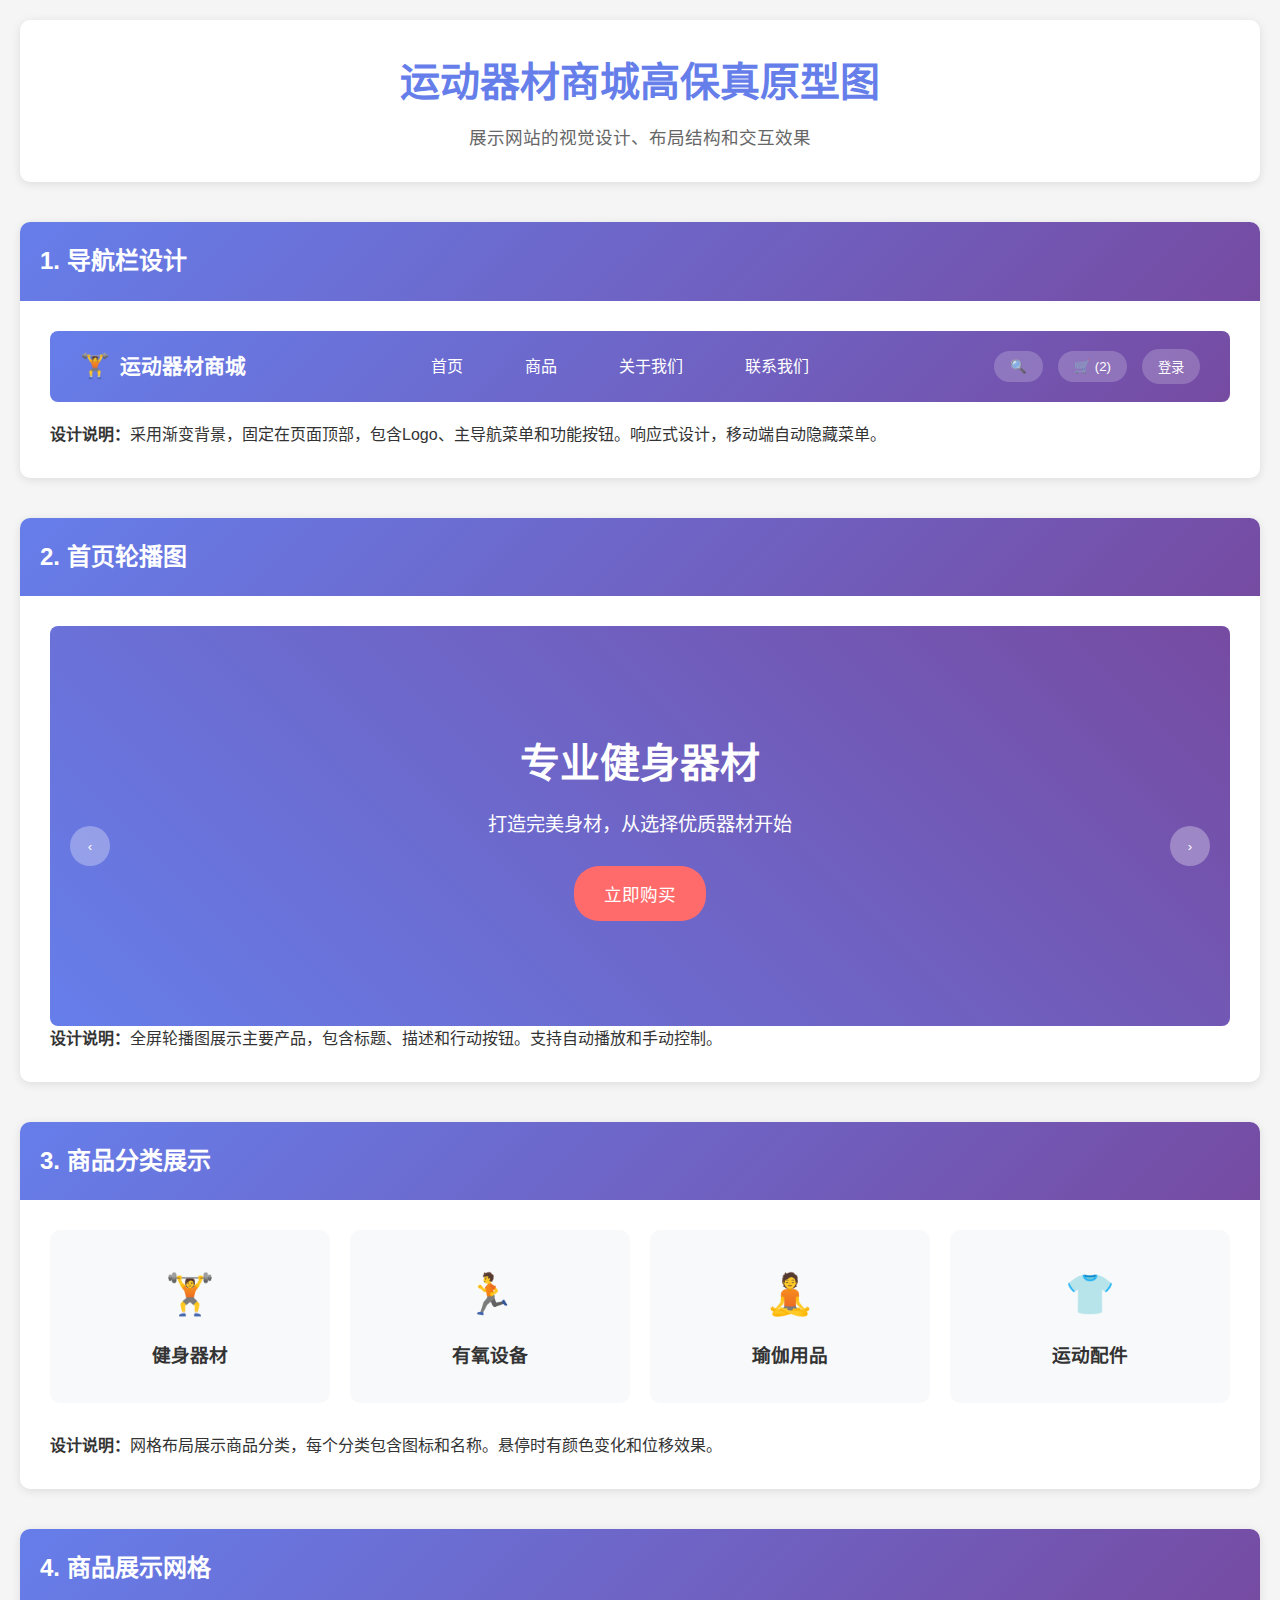
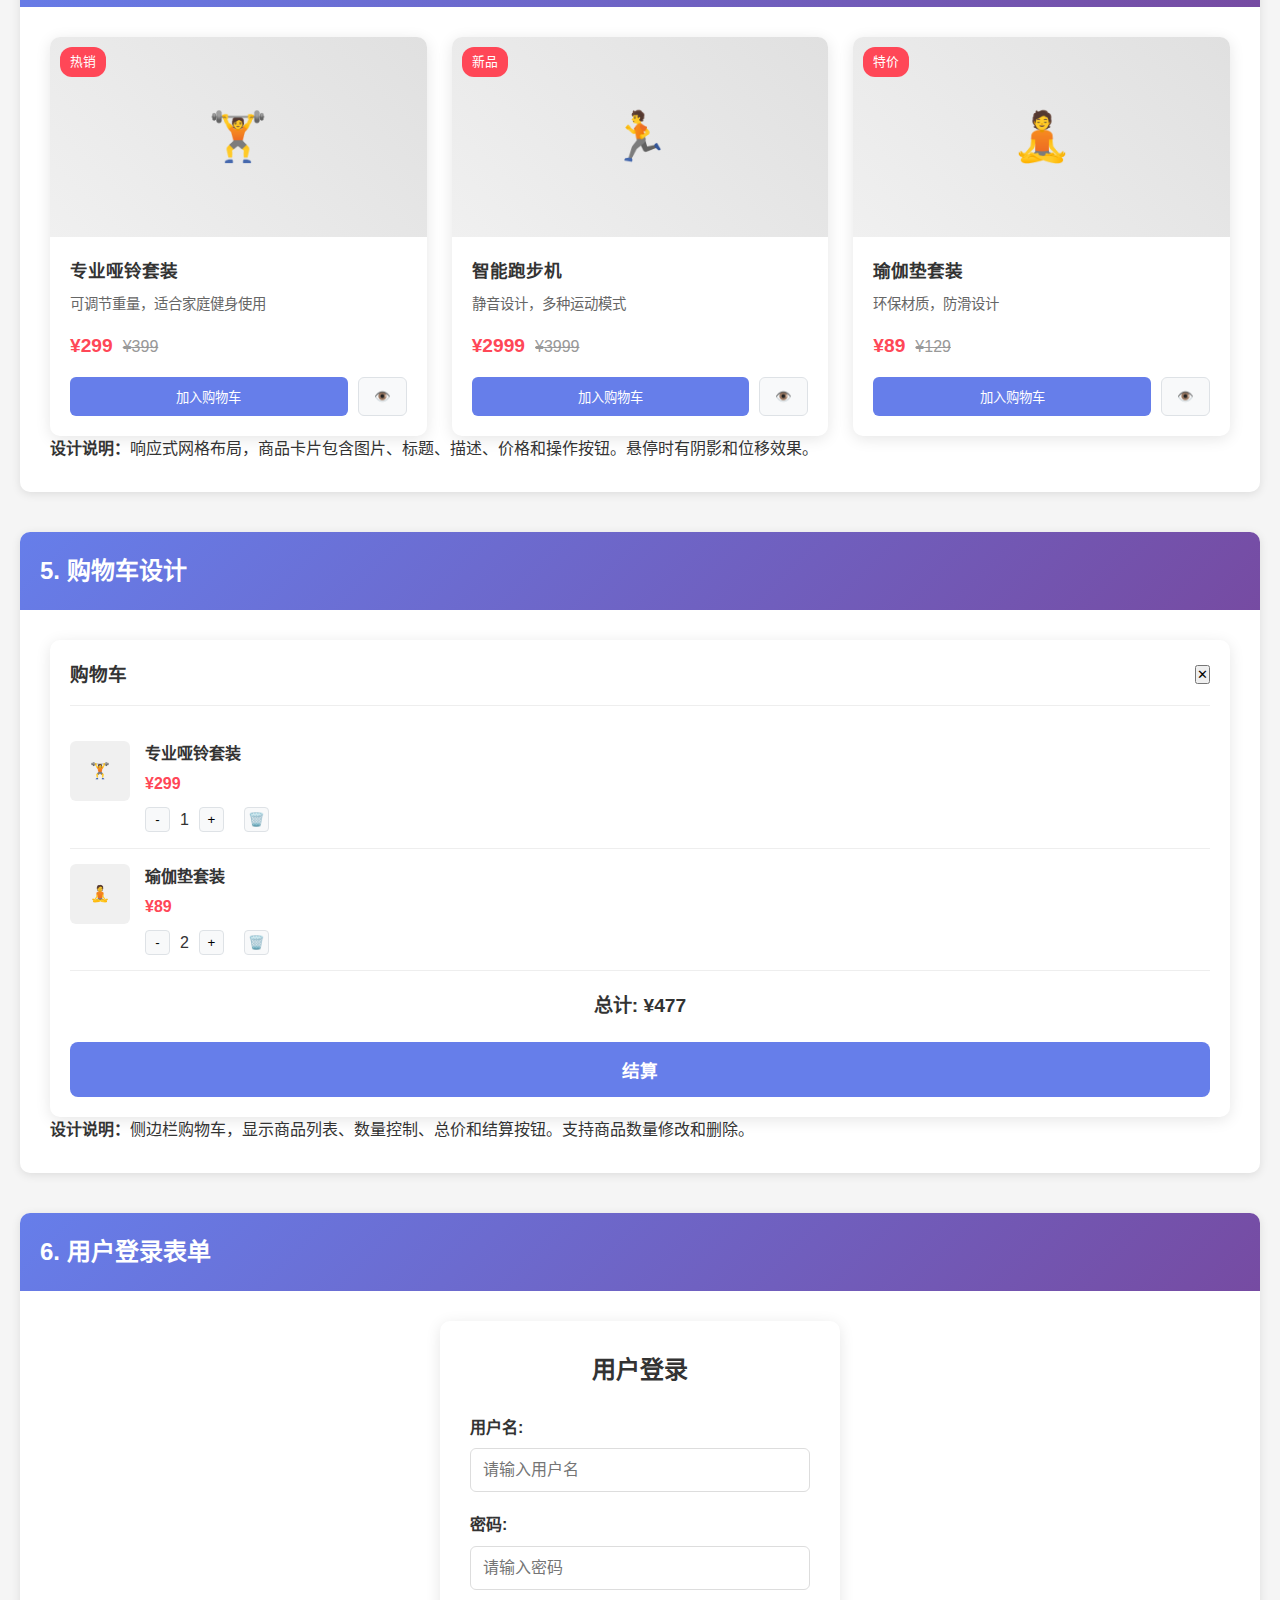
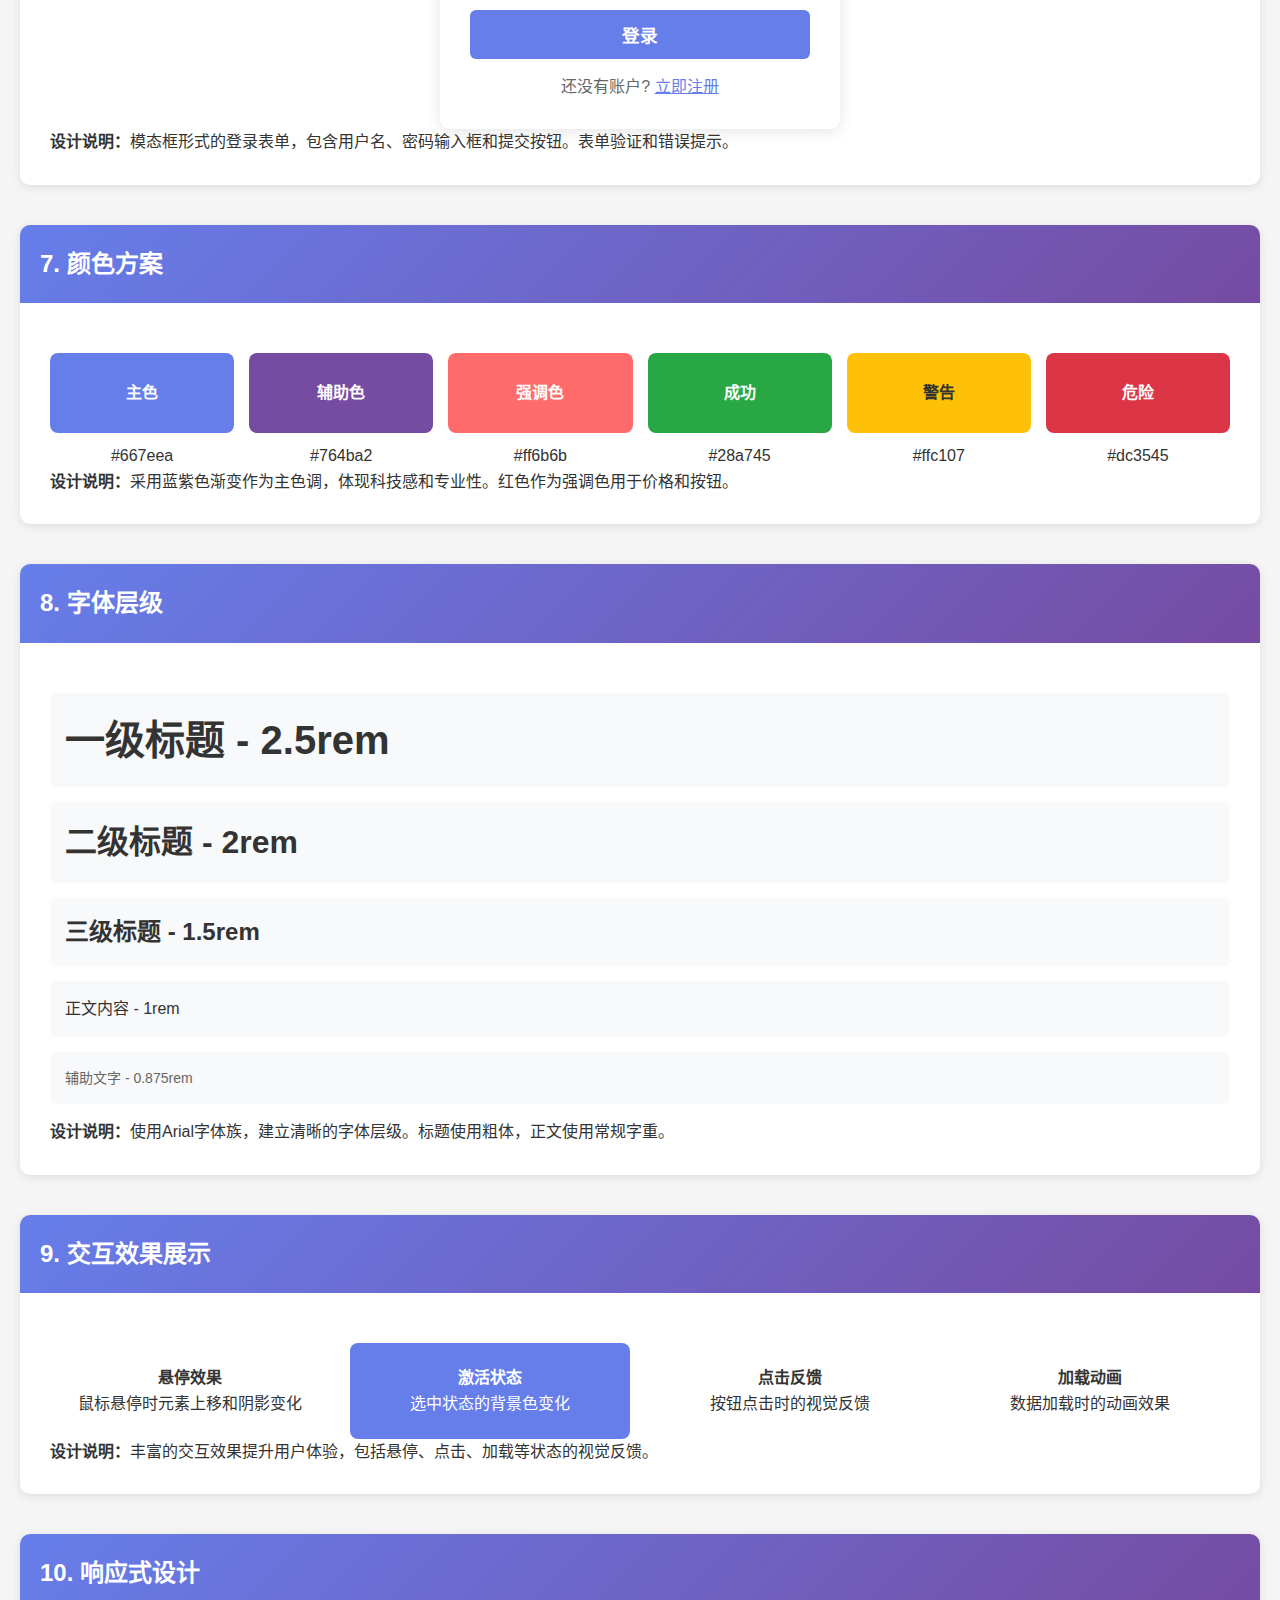
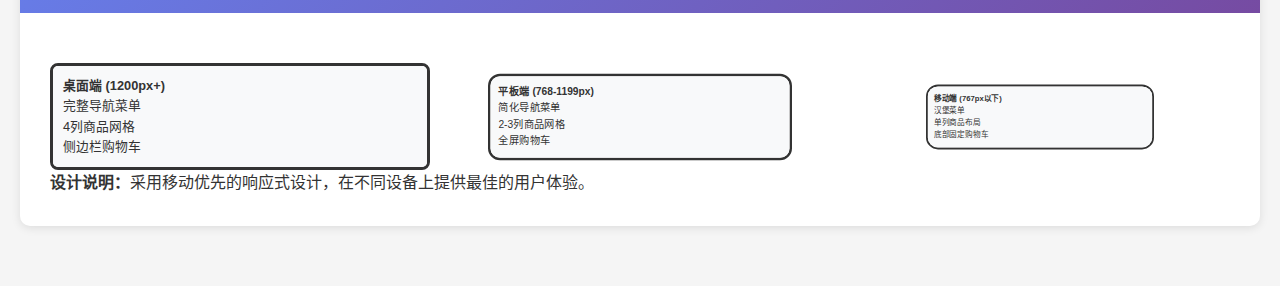
<file: 高保真原型图.html>
<!DOCTYPE html>
<html lang="zh-CN">
<head>
    <meta charset="UTF-8">
    <meta name="viewport" content="width=device-width, initial-scale=1.0">
    <title>运动器材商城 - 高保真原型图</title>
    <style>
        * {
            margin: 0;
            padding: 0;
            box-sizing: border-box;
        }
        
        body {
            font-family: 'Arial', sans-serif;
            line-height: 1.6;
            color: #333;
            background: #f5f5f5;
        }
        
        .prototype-container {
            max-width: 1400px;
            margin: 0 auto;
            padding: 20px;
        }
        
        .prototype-header {
            text-align: center;
            margin-bottom: 40px;
            background: white;
            padding: 30px;
            border-radius: 10px;
            box-shadow: 0 2px 10px rgba(0,0,0,0.1);
        }
        
        .prototype-header h1 {
            color: #667eea;
            font-size: 2.5rem;
            margin-bottom: 10px;
        }
        
        .prototype-header p {
            color: #666;
            font-size: 1.1rem;
        }
        
        .prototype-section {
            margin-bottom: 40px;
            background: white;
            border-radius: 10px;
            overflow: hidden;
            box-shadow: 0 2px 10px rgba(0,0,0,0.1);
        }
        
        .section-title {
            background: linear-gradient(135deg, #667eea 0%, #764ba2 100%);
            color: white;
            padding: 20px;
            font-size: 1.5rem;
            font-weight: bold;
        }
        
        .section-content {
            padding: 30px;
        }
        
        /* 导航栏原型 */
        .navbar-prototype {
            background: linear-gradient(135deg, #667eea 0%, #764ba2 100%);
            padding: 15px 30px;
            display: flex;
            justify-content: space-between;
            align-items: center;
            color: white;
            border-radius: 8px;
            margin-bottom: 20px;
        }
        
        .logo-prototype {
            display: flex;
            align-items: center;
            font-size: 1.3rem;
            font-weight: bold;
        }
        
        .logo-prototype::before {
            content: "🏋️";
            margin-right: 10px;
            font-size: 1.5rem;
        }
        
        .nav-menu-prototype {
            display: flex;
            gap: 30px;
        }
        
        .nav-item-prototype {
            color: white;
            text-decoration: none;
            padding: 8px 16px;
            border-radius: 20px;
            transition: background 0.3s;
        }
        
        .nav-item-prototype:hover {
            background: rgba(255,255,255,0.2);
        }
        
        .nav-actions-prototype {
            display: flex;
            gap: 15px;
            align-items: center;
        }
        
        .nav-btn-prototype {
            background: rgba(255,255,255,0.2);
            border: none;
            color: white;
            padding: 8px 16px;
            border-radius: 20px;
            cursor: pointer;
        }
        
        /* 轮播图原型 */
        .hero-prototype {
            position: relative;
            height: 400px;
            background: linear-gradient(45deg, #667eea, #764ba2);
            border-radius: 8px;
            overflow: hidden;
            display: flex;
            align-items: center;
            justify-content: center;
            color: white;
            text-align: center;
        }
        
        .hero-content-prototype {
            z-index: 2;
        }
        
        .hero-content-prototype h2 {
            font-size: 2.5rem;
            margin-bottom: 15px;
        }
        
        .hero-content-prototype p {
            font-size: 1.2rem;
            margin-bottom: 25px;
        }
        
        .cta-btn-prototype {
            background: #ff6b6b;
            color: white;
            border: none;
            padding: 15px 30px;
            font-size: 1.1rem;
            border-radius: 25px;
            cursor: pointer;
        }
        
        .slider-controls-prototype {
            position: absolute;
            top: 50%;
            width: 100%;
            display: flex;
            justify-content: space-between;
            padding: 0 20px;
        }
        
        .slider-btn-prototype {
            background: rgba(255,255,255,0.3);
            border: none;
            color: white;
            width: 40px;
            height: 40px;
            border-radius: 50%;
            cursor: pointer;
        }
        
        /* 商品分类原型 */
        .categories-prototype {
            display: grid;
            grid-template-columns: repeat(auto-fit, minmax(200px, 1fr));
            gap: 20px;
            margin-bottom: 30px;
        }
        
        .category-item-prototype {
            background: #f8f9fa;
            padding: 30px 20px;
            border-radius: 10px;
            text-align: center;
            cursor: pointer;
            transition: all 0.3s;
            border: 2px solid transparent;
        }
        
        .category-item-prototype:hover {
            background: #667eea;
            color: white;
            transform: translateY(-5px);
        }
        
        .category-icon-prototype {
            font-size: 2.5rem;
            margin-bottom: 15px;
            display: block;
        }
        
        /* 商品网格原型 */
        .products-grid-prototype {
            display: grid;
            grid-template-columns: repeat(auto-fit, minmax(250px, 1fr));
            gap: 25px;
        }
        
        .product-card-prototype {
            background: white;
            border-radius: 10px;
            overflow: hidden;
            box-shadow: 0 3px 15px rgba(0,0,0,0.1);
            transition: transform 0.3s;
        }
        
        .product-card-prototype:hover {
            transform: translateY(-5px);
        }
        
        .product-image-prototype {
            height: 200px;
            background: linear-gradient(45deg, #f0f0f0, #e0e0e0);
            display: flex;
            align-items: center;
            justify-content: center;
            font-size: 3rem;
            color: #999;
            position: relative;
        }
        
        .product-badge-prototype {
            position: absolute;
            top: 10px;
            left: 10px;
            background: #ff4757;
            color: white;
            padding: 5px 10px;
            border-radius: 12px;
            font-size: 0.8rem;
        }
        
        .product-info-prototype {
            padding: 20px;
        }
        
        .product-title-prototype {
            font-size: 1.1rem;
            font-weight: bold;
            margin-bottom: 8px;
        }
        
        .product-description-prototype {
            color: #666;
            font-size: 0.9rem;
            margin-bottom: 15px;
        }
        
        .product-price-prototype {
            display: flex;
            align-items: center;
            gap: 10px;
            margin-bottom: 15px;
        }
        
        .current-price-prototype {
            font-size: 1.2rem;
            font-weight: bold;
            color: #ff4757;
        }
        
        .original-price-prototype {
            color: #999;
            text-decoration: line-through;
        }
        
        .product-actions-prototype {
            display: flex;
            gap: 10px;
        }
        
        .add-cart-btn-prototype {
            flex: 1;
            background: #667eea;
            color: white;
            border: none;
            padding: 10px;
            border-radius: 6px;
            cursor: pointer;
        }
        
        .quick-view-btn-prototype {
            background: #f8f9fa;
            border: 1px solid #dee2e6;
            padding: 10px 15px;
            border-radius: 6px;
            cursor: pointer;
        }
        
        /* 购物车原型 */
        .cart-prototype {
            background: white;
            border-radius: 10px;
            padding: 20px;
            box-shadow: 0 3px 15px rgba(0,0,0,0.1);
        }
        
        .cart-header-prototype {
            display: flex;
            justify-content: space-between;
            align-items: center;
            margin-bottom: 20px;
            padding-bottom: 15px;
            border-bottom: 1px solid #eee;
        }
        
        .cart-item-prototype {
            display: flex;
            gap: 15px;
            padding: 15px 0;
            border-bottom: 1px solid #eee;
        }
        
        .cart-item-image-prototype {
            width: 60px;
            height: 60px;
            background: #f0f0f0;
            border-radius: 6px;
            display: flex;
            align-items: center;
            justify-content: center;
            color: #999;
        }
        
        .cart-item-info-prototype {
            flex: 1;
        }
        
        .cart-item-title-prototype {
            font-weight: bold;
            margin-bottom: 5px;
        }
        
        .cart-item-price-prototype {
            color: #ff4757;
            font-weight: bold;
        }
        
        .quantity-controls-prototype {
            display: flex;
            align-items: center;
            gap: 10px;
            margin-top: 10px;
        }
        
        .quantity-btn-prototype {
            background: #f8f9fa;
            border: 1px solid #dee2e6;
            width: 25px;
            height: 25px;
            border-radius: 4px;
            cursor: pointer;
        }
        
        .cart-total-prototype {
            text-align: center;
            font-size: 1.2rem;
            font-weight: bold;
            margin: 20px 0;
        }
        
        .checkout-btn-prototype {
            width: 100%;
            background: #667eea;
            color: white;
            border: none;
            padding: 15px;
            border-radius: 8px;
            font-size: 1.1rem;
            font-weight: bold;
            cursor: pointer;
        }
        
        /* 登录表单原型 */
        .login-form-prototype {
            max-width: 400px;
            margin: 0 auto;
            background: white;
            padding: 30px;
            border-radius: 10px;
            box-shadow: 0 3px 15px rgba(0,0,0,0.1);
        }
        
        .form-group-prototype {
            margin-bottom: 20px;
        }
        
        .form-label-prototype {
            display: block;
            margin-bottom: 8px;
            font-weight: bold;
            color: #333;
        }
        
        .form-input-prototype {
            width: 100%;
            padding: 12px;
            border: 1px solid #ddd;
            border-radius: 6px;
            font-size: 1rem;
        }
        
        .form-input-prototype:focus {
            outline: none;
            border-color: #667eea;
            box-shadow: 0 0 0 2px rgba(102, 126, 234, 0.2);
        }
        
        .form-submit-prototype {
            width: 100%;
            background: #667eea;
            color: white;
            border: none;
            padding: 12px;
            border-radius: 6px;
            font-size: 1.1rem;
            font-weight: bold;
            cursor: pointer;
        }
        
        /* 响应式设计原型 */
        .responsive-demo {
            display: grid;
            grid-template-columns: 1fr 1fr 1fr;
            gap: 20px;
            margin-top: 20px;
        }
        
        .device-frame {
            border: 3px solid #333;
            border-radius: 10px;
            overflow: hidden;
            background: white;
        }
        
        .device-screen {
            background: #f8f9fa;
            padding: 10px;
            font-size: 0.8rem;
        }
        
        .desktop-frame {
            border-radius: 8px;
        }
        
        .tablet-frame {
            border-radius: 15px;
            transform: scale(0.8);
        }
        
        .mobile-frame {
            border-radius: 20px;
            transform: scale(0.6);
        }
        
        /* 颜色方案展示 */
        .color-palette {
            display: grid;
            grid-template-columns: repeat(auto-fit, minmax(120px, 1fr));
            gap: 15px;
            margin-top: 20px;
        }
        
        .color-item {
            text-align: center;
        }
        
        .color-swatch {
            width: 100%;
            height: 80px;
            border-radius: 8px;
            margin-bottom: 10px;
            display: flex;
            align-items: center;
            justify-content: center;
            color: white;
            font-weight: bold;
        }
        
        .color-primary { background: #667eea; }
        .color-secondary { background: #764ba2; }
        .color-accent { background: #ff6b6b; }
        .color-success { background: #28a745; }
        .color-warning { background: #ffc107; color: #333; }
        .color-danger { background: #dc3545; }
        
        /* 字体样式展示 */
        .typography-demo {
            margin-top: 20px;
        }
        
        .font-sample {
            margin-bottom: 15px;
            padding: 15px;
            background: #f8f9fa;
            border-radius: 6px;
        }
        
        .font-h1 { font-size: 2.5rem; font-weight: bold; }
        .font-h2 { font-size: 2rem; font-weight: bold; }
        .font-h3 { font-size: 1.5rem; font-weight: bold; }
        .font-body { font-size: 1rem; }
        .font-small { font-size: 0.875rem; color: #666; }
        
        /* 交互状态展示 */
        .interaction-demo {
            display: grid;
            grid-template-columns: repeat(auto-fit, minmax(200px, 1fr));
            gap: 20px;
            margin-top: 20px;
        }
        
        .interaction-item {
            padding: 20px;
            background: white;
            border-radius: 8px;
            text-align: center;
            transition: all 0.3s;
            cursor: pointer;
            border: 2px solid transparent;
        }
        
        .interaction-item:hover {
            transform: translateY(-3px);
            box-shadow: 0 5px 20px rgba(0,0,0,0.1);
            border-color: #667eea;
        }
        
        .interaction-item.active {
            background: #667eea;
            color: white;
        }
        
        @media (max-width: 768px) {
            .responsive-demo {
                grid-template-columns: 1fr;
            }
            
            .nav-menu-prototype {
                display: none;
            }
            
            .hero-content-prototype h2 {
                font-size: 1.8rem;
            }
        }
    </style>
</head>
<body>
    <div class="prototype-container">
        <!-- 原型图标题 -->
        <div class="prototype-header">
            <h1>运动器材商城高保真原型图</h1>
            <p>展示网站的视觉设计、布局结构和交互效果</p>
        </div>
        
        <!-- 导航栏原型 -->
        <div class="prototype-section">
            <div class="section-title">1. 导航栏设计</div>
            <div class="section-content">
                <div class="navbar-prototype">
                    <div class="logo-prototype">运动器材商城</div>
                    <div class="nav-menu-prototype">
                        <a href="#" class="nav-item-prototype">首页</a>
                        <a href="#" class="nav-item-prototype">商品</a>
                        <a href="#" class="nav-item-prototype">关于我们</a>
                        <a href="#" class="nav-item-prototype">联系我们</a>
                    </div>
                    <div class="nav-actions-prototype">
                        <button class="nav-btn-prototype">🔍</button>
                        <button class="nav-btn-prototype">🛒 (2)</button>
                        <button class="nav-btn-prototype">登录</button>
                    </div>
                </div>
                <p><strong>设计说明：</strong>采用渐变背景，固定在页面顶部，包含Logo、主导航菜单和功能按钮。响应式设计，移动端自动隐藏菜单。</p>
            </div>
        </div>
        
        <!-- 轮播图原型 -->
        <div class="prototype-section">
            <div class="section-title">2. 首页轮播图</div>
            <div class="section-content">
                <div class="hero-prototype">
                    <div class="hero-content-prototype">
                        <h2>专业健身器材</h2>
                        <p>打造完美身材，从选择优质器材开始</p>
                        <button class="cta-btn-prototype">立即购买</button>
                    </div>
                    <div class="slider-controls-prototype">
                        <button class="slider-btn-prototype">‹</button>
                        <button class="slider-btn-prototype">›</button>
                    </div>
                </div>
                <p><strong>设计说明：</strong>全屏轮播图展示主要产品，包含标题、描述和行动按钮。支持自动播放和手动控制。</p>
            </div>
        </div>
        
        <!-- 商品分类原型 -->
        <div class="prototype-section">
            <div class="section-title">3. 商品分类展示</div>
            <div class="section-content">
                <div class="categories-prototype">
                    <div class="category-item-prototype">
                        <span class="category-icon-prototype">🏋️</span>
                        <h3>健身器材</h3>
                    </div>
                    <div class="category-item-prototype">
                        <span class="category-icon-prototype">🏃</span>
                        <h3>有氧设备</h3>
                    </div>
                    <div class="category-item-prototype">
                        <span class="category-icon-prototype">🧘</span>
                        <h3>瑜伽用品</h3>
                    </div>
                    <div class="category-item-prototype">
                        <span class="category-icon-prototype">👕</span>
                        <h3>运动配件</h3>
                    </div>
                </div>
                <p><strong>设计说明：</strong>网格布局展示商品分类，每个分类包含图标和名称。悬停时有颜色变化和位移效果。</p>
            </div>
        </div>
        
        <!-- 商品展示原型 -->
        <div class="prototype-section">
            <div class="section-title">4. 商品展示网格</div>
            <div class="section-content">
                <div class="products-grid-prototype">
                    <div class="product-card-prototype">
                        <div class="product-image-prototype">
                            🏋️
                            <div class="product-badge-prototype">热销</div>
                        </div>
                        <div class="product-info-prototype">
                            <h3 class="product-title-prototype">专业哑铃套装</h3>
                            <p class="product-description-prototype">可调节重量，适合家庭健身使用</p>
                            <div class="product-price-prototype">
                                <span class="current-price-prototype">¥299</span>
                                <span class="original-price-prototype">¥399</span>
                            </div>
                            <div class="product-actions-prototype">
                                <button class="add-cart-btn-prototype">加入购物车</button>
                                <button class="quick-view-btn-prototype">👁️</button>
                            </div>
                        </div>
                    </div>
                    
                    <div class="product-card-prototype">
                        <div class="product-image-prototype">
                            🏃
                            <div class="product-badge-prototype">新品</div>
                        </div>
                        <div class="product-info-prototype">
                            <h3 class="product-title-prototype">智能跑步机</h3>
                            <p class="product-description-prototype">静音设计，多种运动模式</p>
                            <div class="product-price-prototype">
                                <span class="current-price-prototype">¥2999</span>
                                <span class="original-price-prototype">¥3999</span>
                            </div>
                            <div class="product-actions-prototype">
                                <button class="add-cart-btn-prototype">加入购物车</button>
                                <button class="quick-view-btn-prototype">👁️</button>
                            </div>
                        </div>
                    </div>
                    
                    <div class="product-card-prototype">
                        <div class="product-image-prototype">
                            🧘
                            <div class="product-badge-prototype">特价</div>
                        </div>
                        <div class="product-info-prototype">
                            <h3 class="product-title-prototype">瑜伽垫套装</h3>
                            <p class="product-description-prototype">环保材质，防滑设计</p>
                            <div class="product-price-prototype">
                                <span class="current-price-prototype">¥89</span>
                                <span class="original-price-prototype">¥129</span>
                            </div>
                            <div class="product-actions-prototype">
                                <button class="add-cart-btn-prototype">加入购物车</button>
                                <button class="quick-view-btn-prototype">👁️</button>
                            </div>
                        </div>
                    </div>
                </div>
                <p><strong>设计说明：</strong>响应式网格布局，商品卡片包含图片、标题、描述、价格和操作按钮。悬停时有阴影和位移效果。</p>
            </div>
        </div>
        
        <!-- 购物车原型 -->
        <div class="prototype-section">
            <div class="section-title">5. 购物车设计</div>
            <div class="section-content">
                <div class="cart-prototype">
                    <div class="cart-header-prototype">
                        <h3>购物车</h3>
                        <button>✕</button>
                    </div>
                    
                    <div class="cart-item-prototype">
                        <div class="cart-item-image-prototype">🏋️</div>
                        <div class="cart-item-info-prototype">
                            <div class="cart-item-title-prototype">专业哑铃套装</div>
                            <div class="cart-item-price-prototype">¥299</div>
                            <div class="quantity-controls-prototype">
                                <button class="quantity-btn-prototype">-</button>
                                <span>1</span>
                                <button class="quantity-btn-prototype">+</button>
                                <button class="quantity-btn-prototype" style="margin-left: 10px; color: #ff4757;">🗑️</button>
                            </div>
                        </div>
                    </div>
                    
                    <div class="cart-item-prototype">
                        <div class="cart-item-image-prototype">🧘</div>
                        <div class="cart-item-info-prototype">
                            <div class="cart-item-title-prototype">瑜伽垫套装</div>
                            <div class="cart-item-price-prototype">¥89</div>
                            <div class="quantity-controls-prototype">
                                <button class="quantity-btn-prototype">-</button>
                                <span>2</span>
                                <button class="quantity-btn-prototype">+</button>
                                <button class="quantity-btn-prototype" style="margin-left: 10px; color: #ff4757;">🗑️</button>
                            </div>
                        </div>
                    </div>
                    
                    <div class="cart-total-prototype">
                        总计: ¥477
                    </div>
                    
                    <button class="checkout-btn-prototype">结算</button>
                </div>
                <p><strong>设计说明：</strong>侧边栏购物车，显示商品列表、数量控制、总价和结算按钮。支持商品数量修改和删除。</p>
            </div>
        </div>
        
        <!-- 登录表单原型 -->
        <div class="prototype-section">
            <div class="section-title">6. 用户登录表单</div>
            <div class="section-content">
                <div class="login-form-prototype">
                    <h2 style="text-align: center; margin-bottom: 25px; color: #333;">用户登录</h2>
                    <div class="form-group-prototype">
                        <label class="form-label-prototype">用户名:</label>
                        <input type="text" class="form-input-prototype" placeholder="请输入用户名">
                    </div>
                    <div class="form-group-prototype">
                        <label class="form-label-prototype">密码:</label>
                        <input type="password" class="form-input-prototype" placeholder="请输入密码">
                    </div>
                    <button class="form-submit-prototype">登录</button>
                    <p style="text-align: center; margin-top: 15px; color: #666;">
                        还没有账户? <a href="#" style="color: #667eea;">立即注册</a>
                    </p>
                </div>
                <p><strong>设计说明：</strong>模态框形式的登录表单，包含用户名、密码输入框和提交按钮。表单验证和错误提示。</p>
            </div>
        </div>
        
        <!-- 颜色方案 -->
        <div class="prototype-section">
            <div class="section-title">7. 颜色方案</div>
            <div class="section-content">
                <div class="color-palette">
                    <div class="color-item">
                        <div class="color-swatch color-primary">主色</div>
                        <p>#667eea</p>
                    </div>
                    <div class="color-item">
                        <div class="color-swatch color-secondary">辅助色</div>
                        <p>#764ba2</p>
                    </div>
                    <div class="color-item">
                        <div class="color-swatch color-accent">强调色</div>
                        <p>#ff6b6b</p>
                    </div>
                    <div class="color-item">
                        <div class="color-swatch color-success">成功</div>
                        <p>#28a745</p>
                    </div>
                    <div class="color-item">
                        <div class="color-swatch color-warning">警告</div>
                        <p>#ffc107</p>
                    </div>
                    <div class="color-item">
                        <div class="color-swatch color-danger">危险</div>
                        <p>#dc3545</p>
                    </div>
                </div>
                <p><strong>设计说明：</strong>采用蓝紫色渐变作为主色调，体现科技感和专业性。红色作为强调色用于价格和按钮。</p>
            </div>
        </div>
        
        <!-- 字体样式 -->
        <div class="prototype-section">
            <div class="section-title">8. 字体层级</div>
            <div class="section-content">
                <div class="typography-demo">
                    <div class="font-sample font-h1">一级标题 - 2.5rem</div>
                    <div class="font-sample font-h2">二级标题 - 2rem</div>
                    <div class="font-sample font-h3">三级标题 - 1.5rem</div>
                    <div class="font-sample font-body">正文内容 - 1rem</div>
                    <div class="font-sample font-small">辅助文字 - 0.875rem</div>
                </div>
                <p><strong>设计说明：</strong>使用Arial字体族，建立清晰的字体层级。标题使用粗体，正文使用常规字重。</p>
            </div>
        </div>
        
        <!-- 交互效果 -->
        <div class="prototype-section">
            <div class="section-title">9. 交互效果展示</div>
            <div class="section-content">
                <div class="interaction-demo">
                    <div class="interaction-item">
                        <h4>悬停效果</h4>
                        <p>鼠标悬停时元素上移和阴影变化</p>
                    </div>
                    <div class="interaction-item active">
                        <h4>激活状态</h4>
                        <p>选中状态的背景色变化</p>
                    </div>
                    <div class="interaction-item">
                        <h4>点击反馈</h4>
                        <p>按钮点击时的视觉反馈</p>
                    </div>
                    <div class="interaction-item">
                        <h4>加载动画</h4>
                        <p>数据加载时的动画效果</p>
                    </div>
                </div>
                <p><strong>设计说明：</strong>丰富的交互效果提升用户体验，包括悬停、点击、加载等状态的视觉反馈。</p>
            </div>
        </div>
        
        <!-- 响应式设计 -->
        <div class="prototype-section">
            <div class="section-title">10. 响应式设计</div>
            <div class="section-content">
                <div class="responsive-demo">
                    <div class="device-frame desktop-frame">
                        <div class="device-screen">
                            <h4>桌面端 (1200px+)</h4>
                            <p>完整导航菜单</p>
                            <p>4列商品网格</p>
                            <p>侧边栏购物车</p>
                        </div>
                    </div>
                    <div class="device-frame tablet-frame">
                        <div class="device-screen">
                            <h4>平板端 (768-1199px)</h4>
                            <p>简化导航菜单</p>
                            <p>2-3列商品网格</p>
                            <p>全屏购物车</p>
                        </div>
                    </div>
                    <div class="device-frame mobile-frame">
                        <div class="device-screen">
                            <h4>移动端 (767px以下)</h4>
                            <p>汉堡菜单</p>
                            <p>单列商品布局</p>
                            <p>底部固定购物车</p>
                        </div>
                    </div>
                </div>
                <p><strong>设计说明：</strong>采用移动优先的响应式设计，在不同设备上提供最佳的用户体验。</p>
            </div>
        </div>
    </div>
    
    <script>
        // 添加简单的交互效果演示
        document.addEventListener('DOMContentLoaded', function() {
            // 交互效果演示
            const interactionItems = document.querySelectorAll('.interaction-item');
            interactionItems.forEach(item => {
                item.addEventListener('click', function() {
                    interactionItems.forEach(i => i.classList.remove('active'));
                    this.classList.add('active');
                });
            });
            
            // 分类悬停效果
            const categoryItems = document.querySelectorAll('.category-item-prototype');
            categoryItems.forEach(item => {
                item.addEventListener('mouseenter', function() {
                    this.style.transform = 'translateY(-5px) scale(1.05)';
                });
                item.addEventListener('mouseleave', function() {
                    this.style.transform = 'translateY(0) scale(1)';
                });
            });
            
            // 商品卡片效果
            const productCards = document.querySelectorAll('.product-card-prototype');
            productCards.forEach(card => {
                card.addEventListener('mouseenter', function() {
                    this.style.transform = 'translateY(-10px)';
                    this.style.boxShadow = '0 10px 30px rgba(0,0,0,0.2)';
                });
                card.addEventListener('mouseleave', function() {
                    this.style.transform = 'translateY(0)';
                    this.style.boxShadow = '0 3px 15px rgba(0,0,0,0.1)';
                });
            });
        });
    </script>
</body>
</html>

<!-- 
来源: Claude AI助手
提示词: 创建运动器材商城的高保真原型图，展示网站的视觉设计和交互效果
范围: 高保真原型图.html 全文件
-->
</file>
